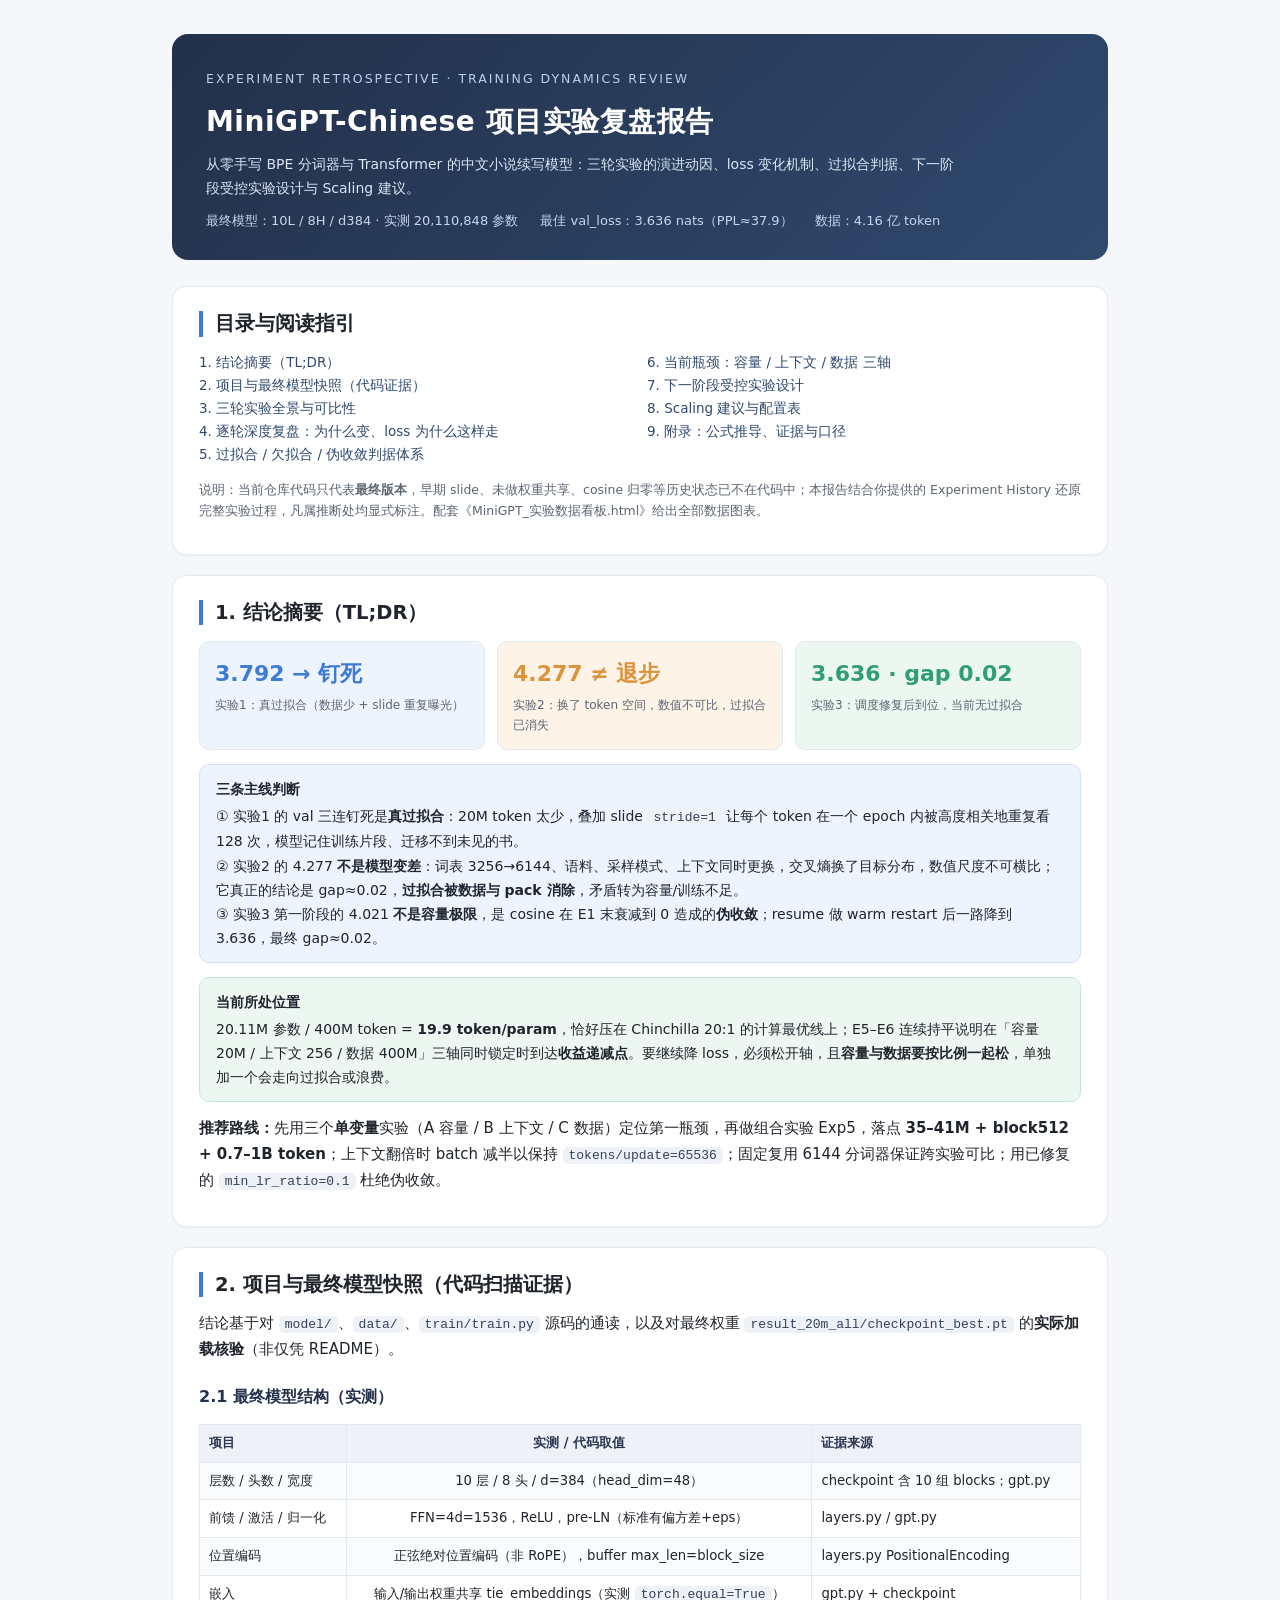
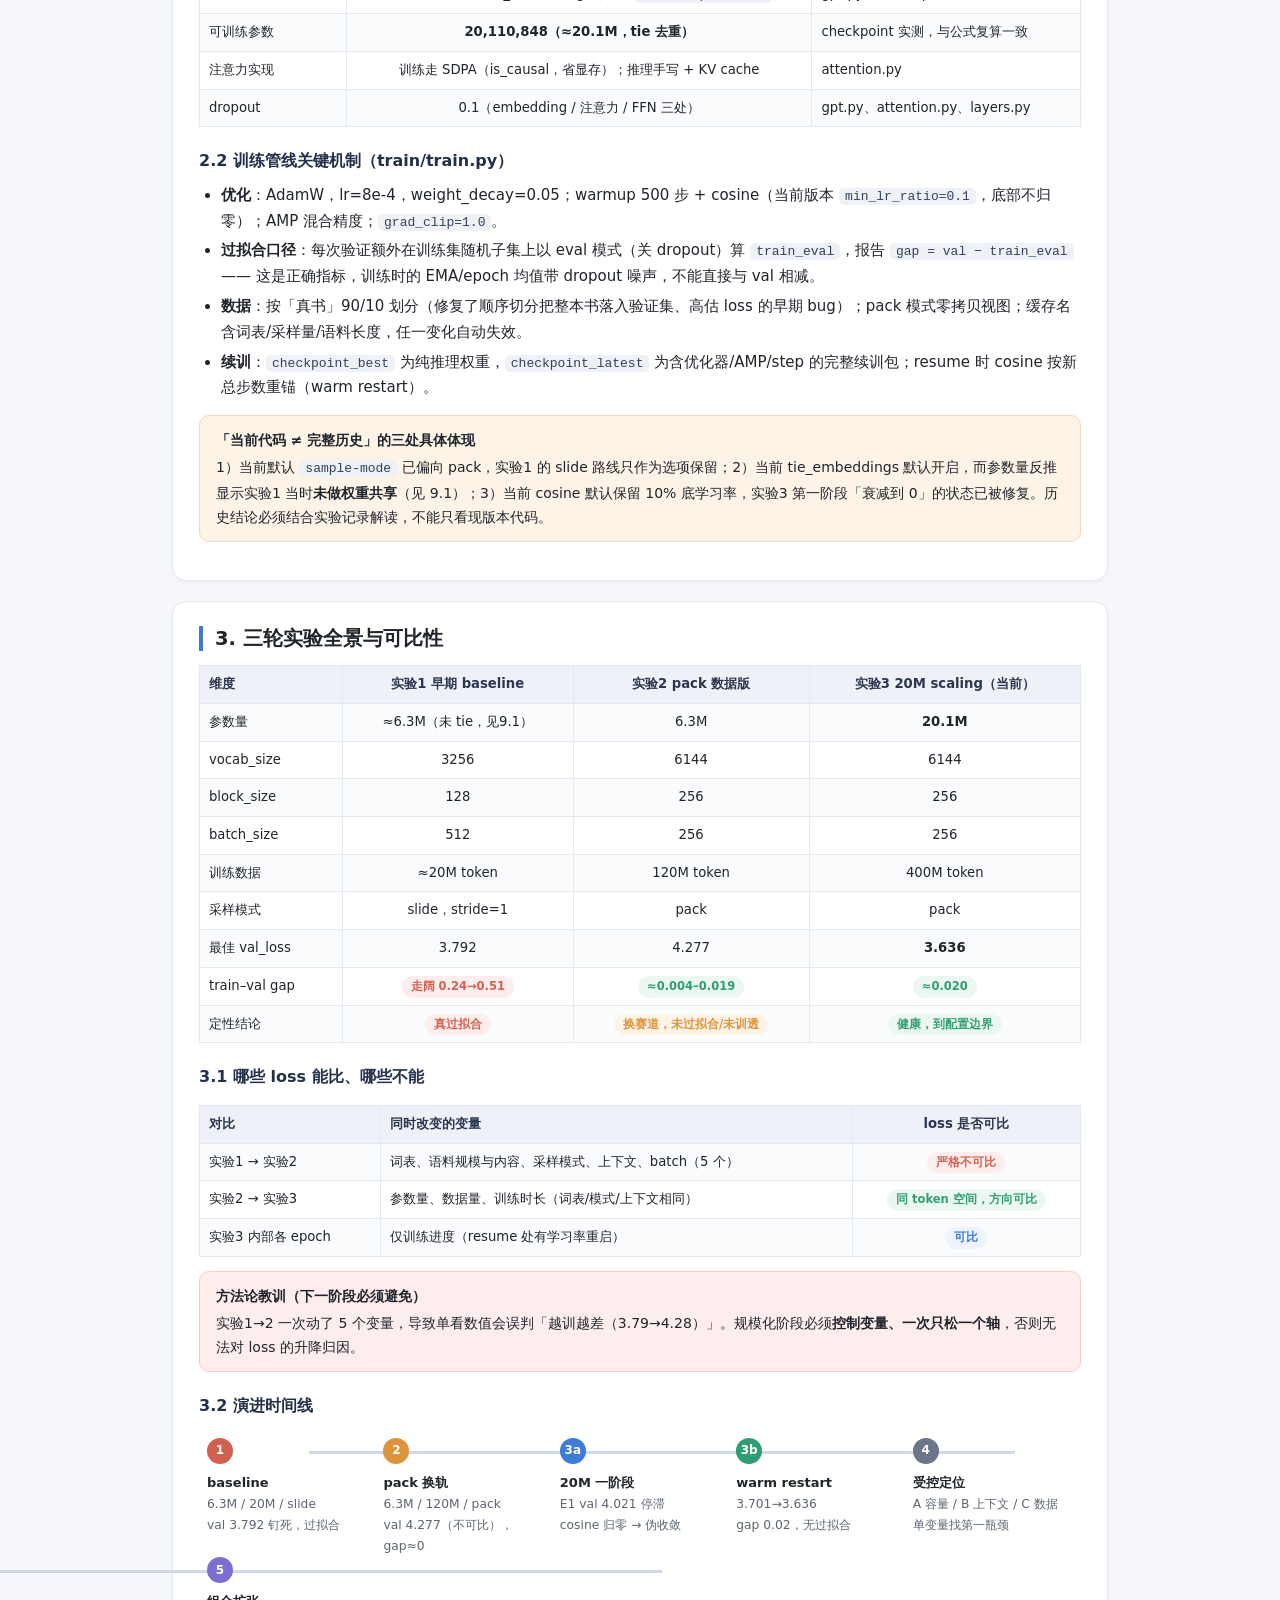
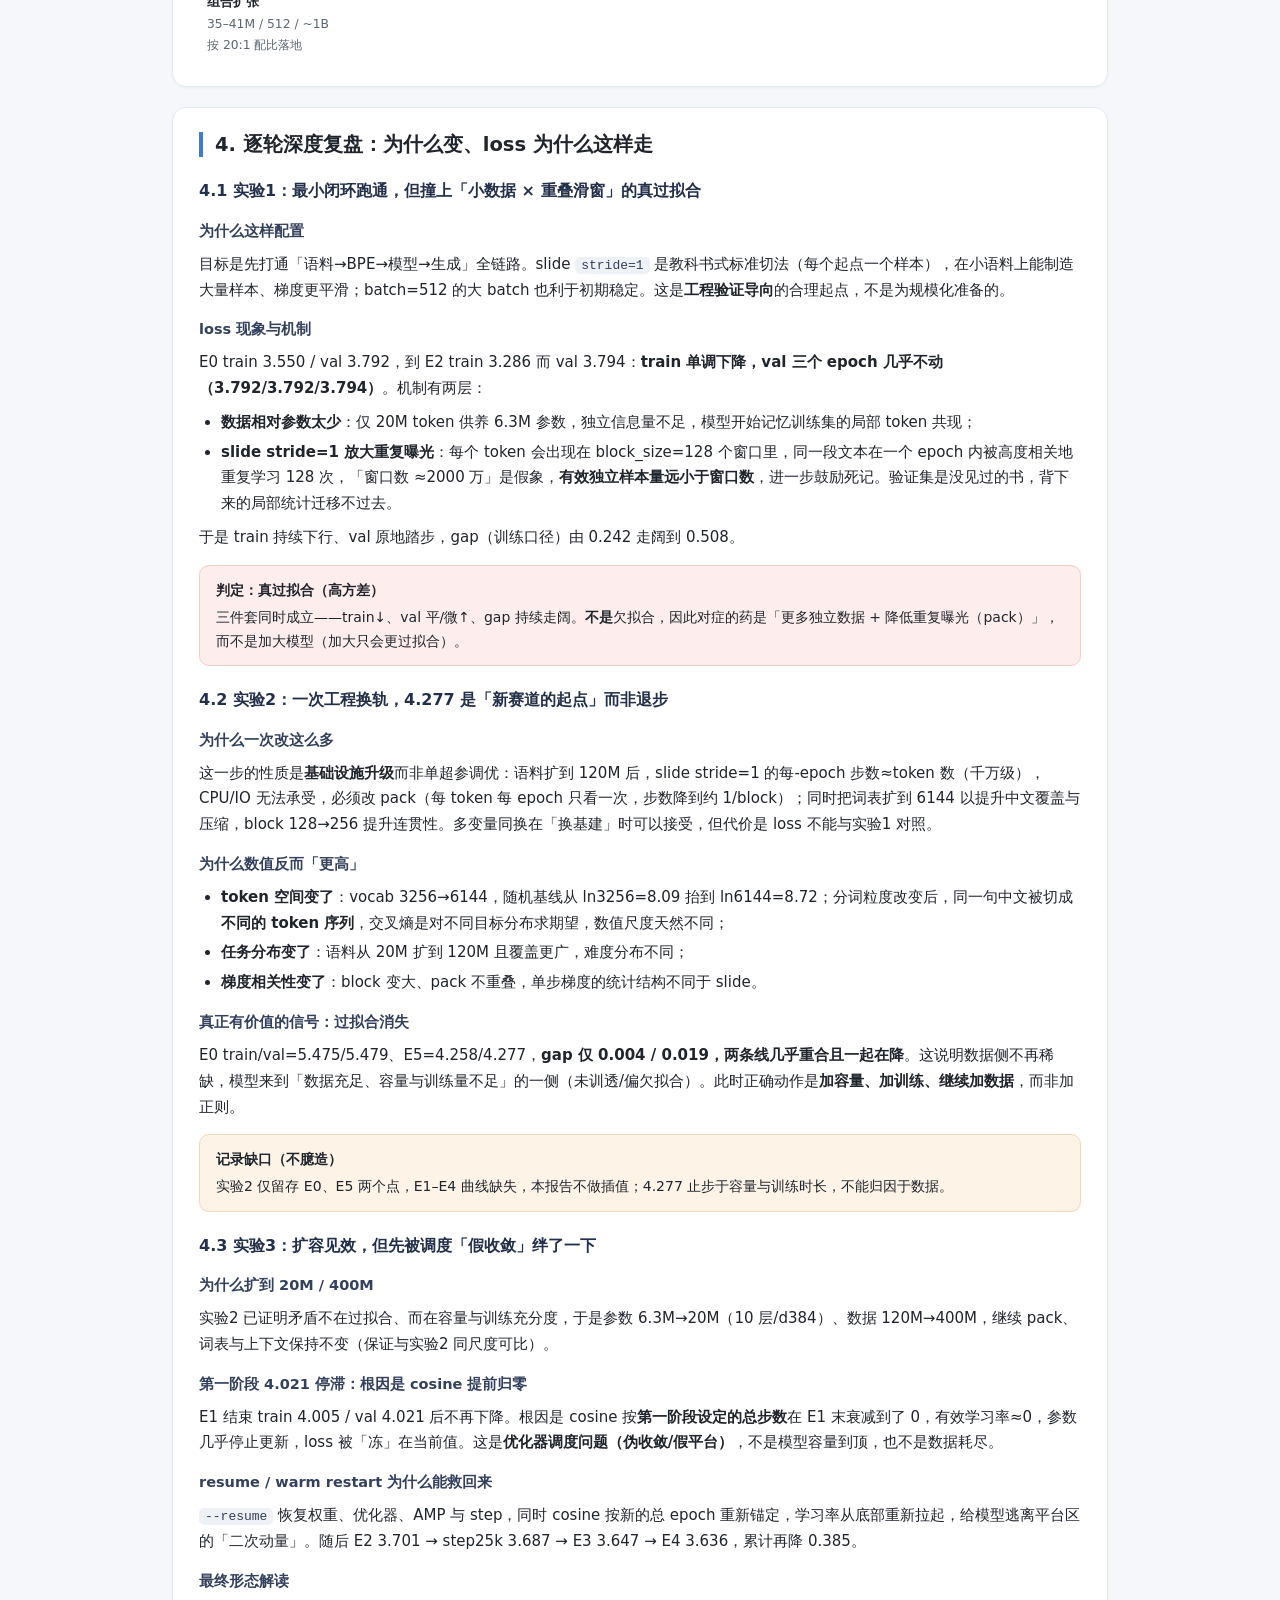
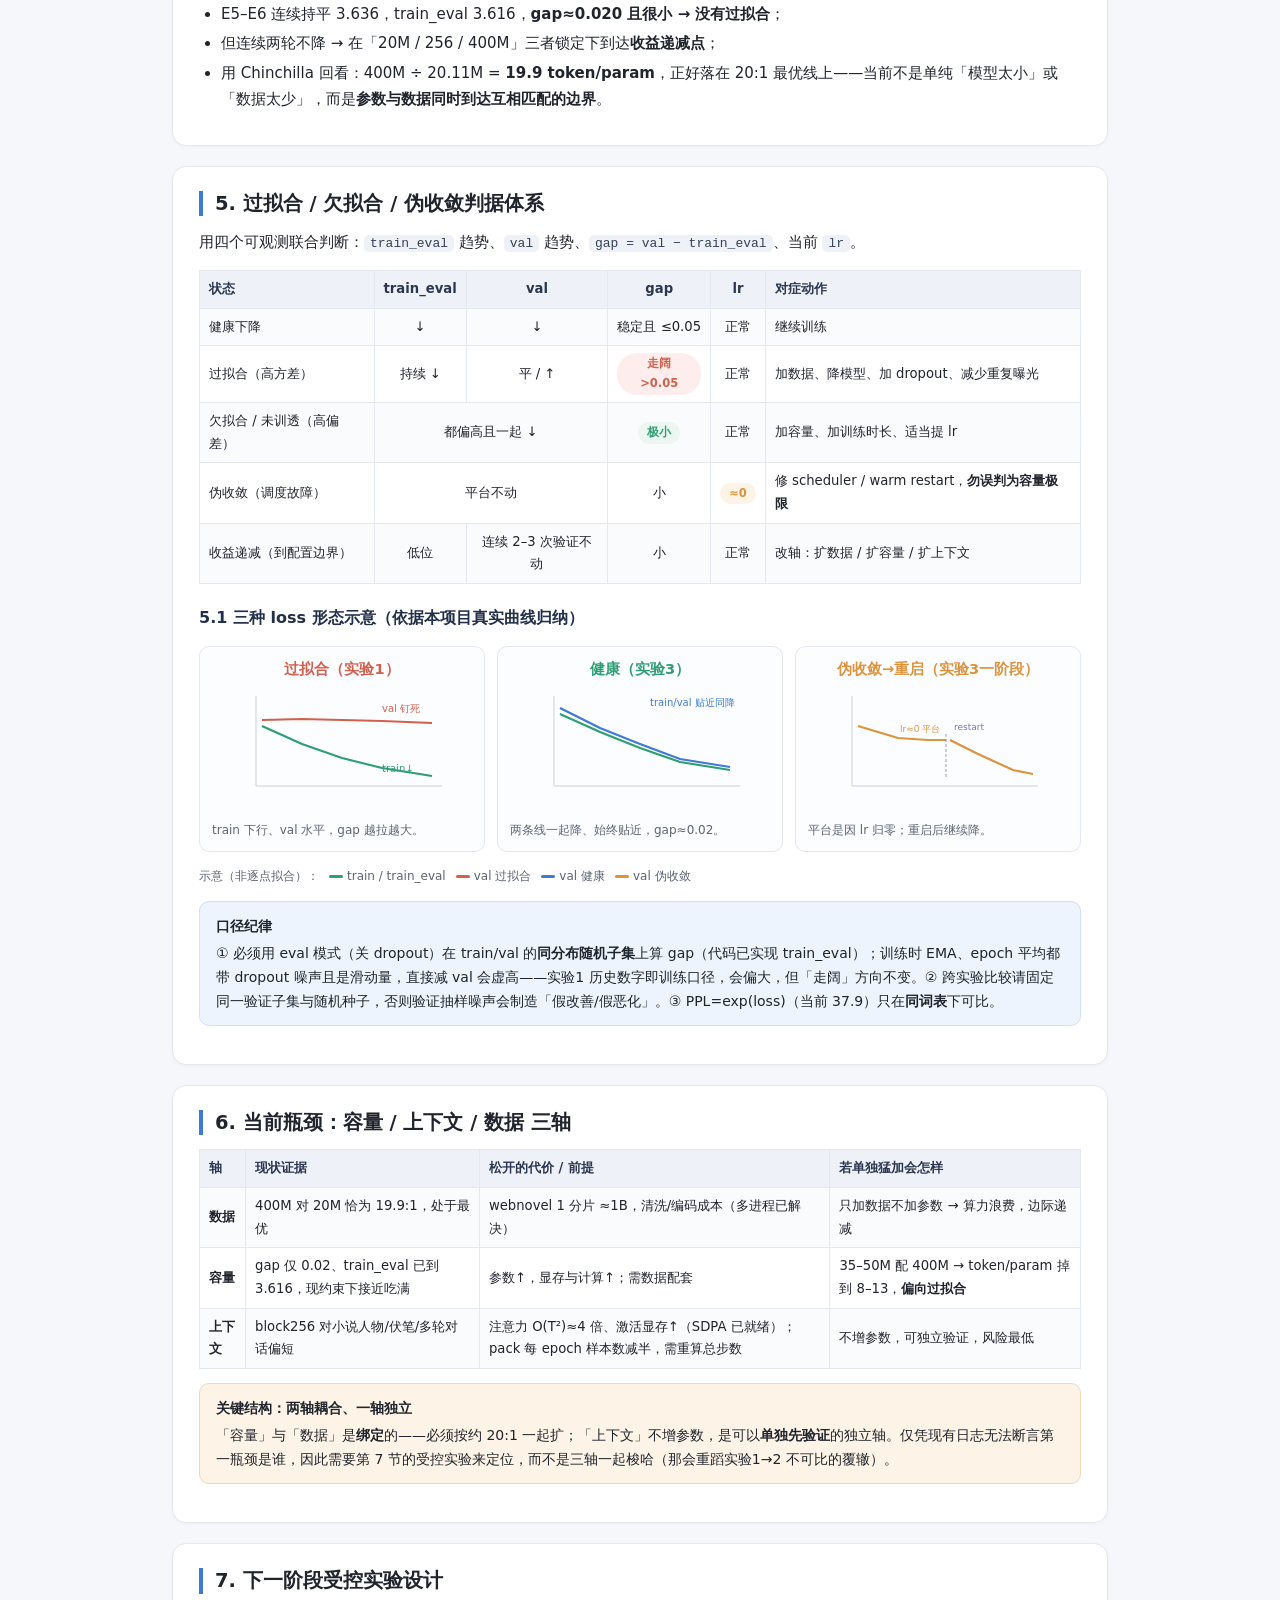
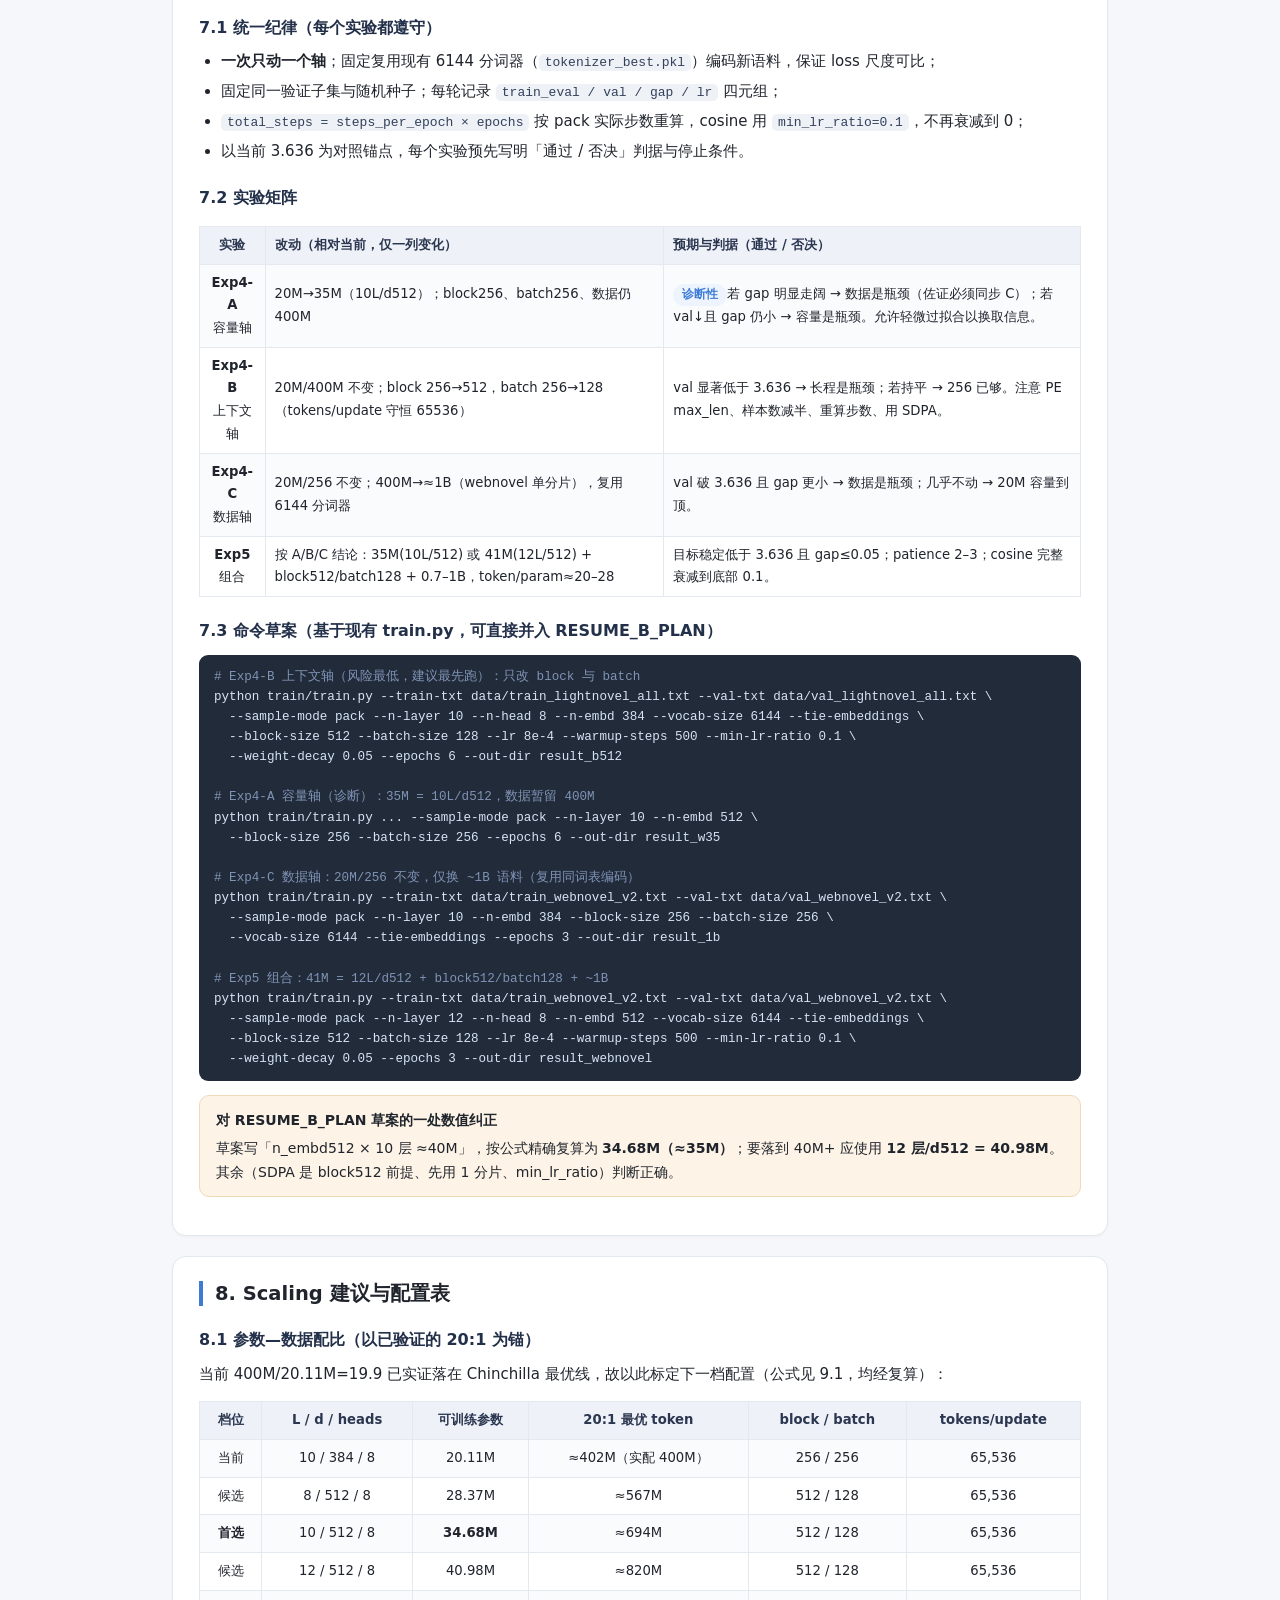
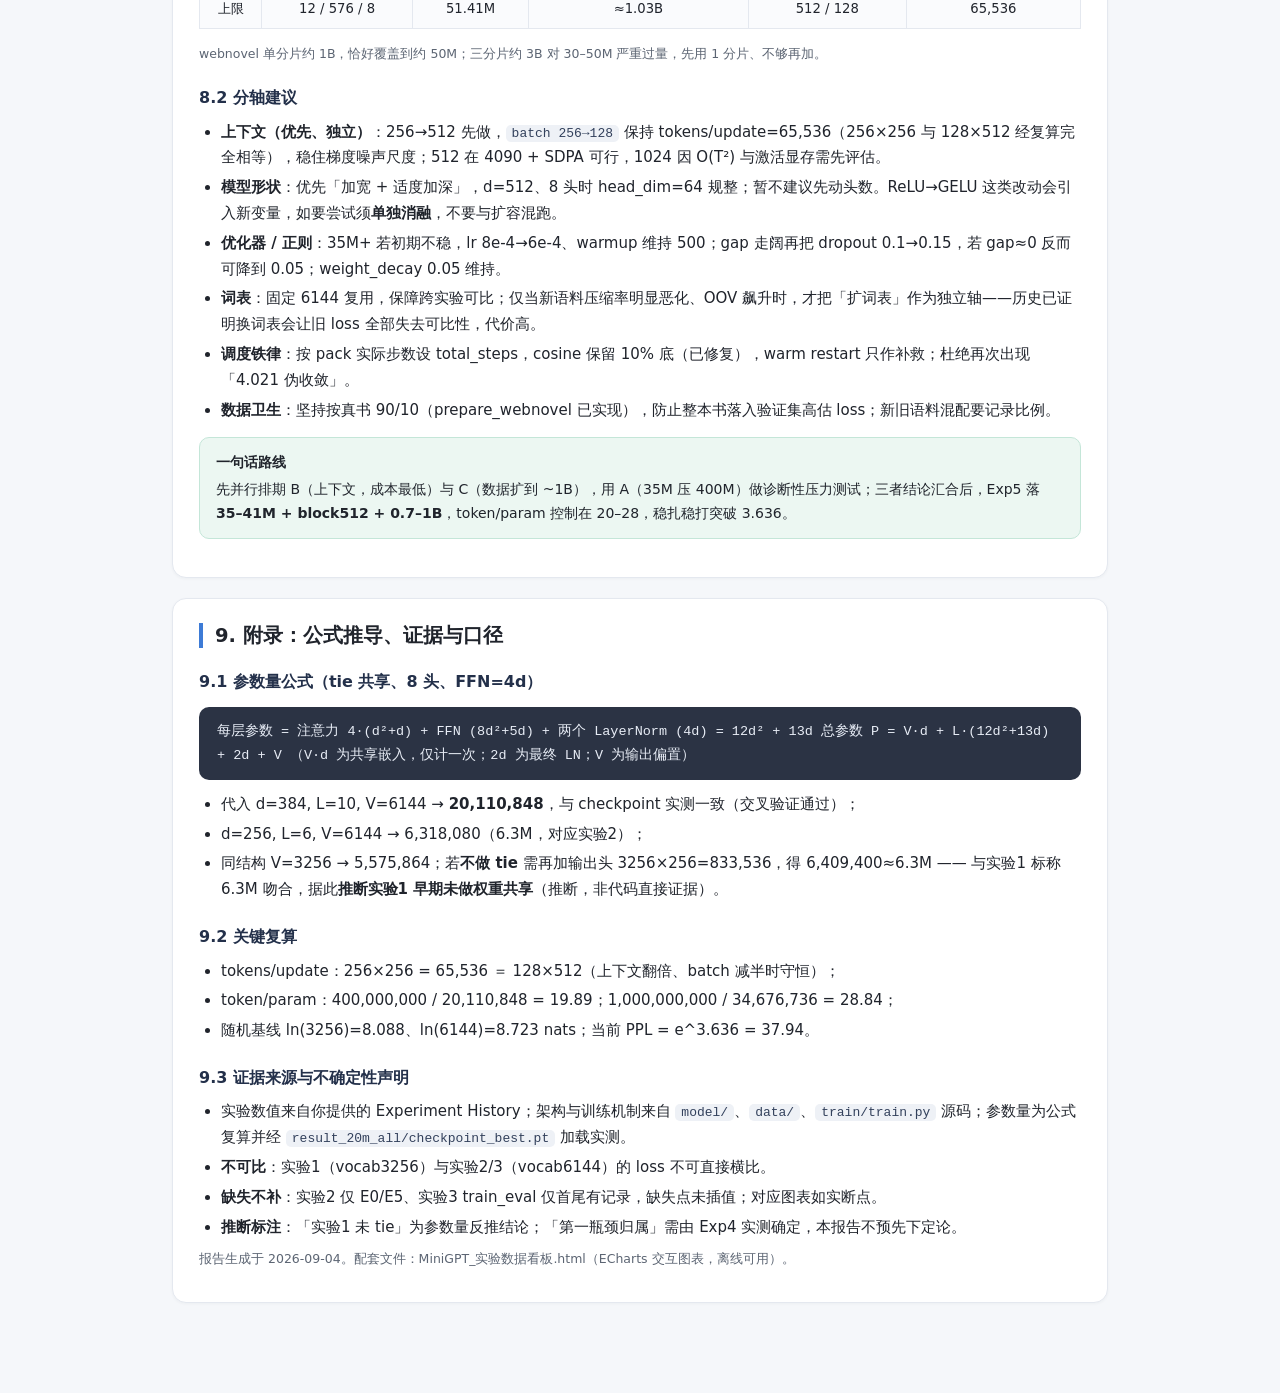
<file: docs/report_output/MiniGPT-Chinese_实验复盘报告.html>
<!DOCTYPE html>
<html lang="zh-CN">
<head>
<meta charset="UTF-8">
<meta name="viewport" content="width=device-width, initial-scale=1.0">
<title>MiniGPT-Chinese 实验复盘报告</title>
<style>
  :root{
    --ink:#20242c; --sub:#5c6573; --faint:#8a93a3; --line:#e4e8ef; --bg:#f5f7fa; --card:#fff;
    --blue:#3d7bd6; --green:#2f9e74; --red:#d2604f; --orange:#dd923c; --purple:#7a6fd0;
    --blue-bg:#eef4fd; --green-bg:#ecf7f2; --red-bg:#fdeeed; --orange-bg:#fdf4e7; --grey-bg:#f0f3f8;
  }
  *{box-sizing:border-box;}
  html{-webkit-text-size-adjust:100%;}
  body{margin:0;background:var(--bg);color:var(--ink);
    font-family:"Segoe UI","Microsoft YaHei",system-ui,-apple-system,sans-serif;
    line-height:1.72;font-size:15px;}
  .wrap{max-width:980px;margin:0 auto;padding:34px 22px 70px;}
  /* 封面 */
  .cover{background:linear-gradient(135deg,#23304a,#2f4a6e);color:#fff;border-radius:16px;
    padding:34px 34px 28px;margin-bottom:26px;}
  .cover .tag{font-size:12.5px;letter-spacing:2px;color:#bcd0ee;text-transform:uppercase;}
  .cover h1{font-size:28px;margin:8px 0 6px;letter-spacing:.5px;}
  .cover .meta{font-size:13px;color:#c7d6ee;margin-top:10px;}
  .cover .meta span{display:inline-block;margin-right:18px;}
  /* 章节 */
  section{background:var(--card);border:1px solid var(--line);border-radius:14px;
    padding:24px 26px;margin-bottom:20px;box-shadow:0 1px 3px rgba(30,40,60,.04);}
  h2{font-size:19.5px;margin:0 0 14px;padding-left:12px;border-left:4px solid var(--blue);line-height:1.3;}
  h3{font-size:16px;margin:20px 0 8px;color:#23304a;}
  h4{font-size:14.5px;margin:14px 0 6px;color:#33415c;}
  p{margin:8px 0;}
  ul,ol{margin:8px 0;padding-left:22px;}
  li{margin:4px 0;}
  code{background:#eef1f6;padding:1px 6px;border-radius:5px;font-size:13px;
    font-family:Consolas,"Courier New",monospace;color:#33415c;}
  .mono{font-family:Consolas,"Courier New",monospace;}
  /* 摘要卡片 */
  .tldr{display:grid;grid-template-columns:repeat(3,1fr);gap:12px;margin:16px 0 4px;}
  .kpi{border-radius:10px;padding:13px 15px;border:1px solid var(--line);}
  .kpi .n{font-size:22px;font-weight:700;}
  .kpi .l{font-size:12px;color:var(--sub);margin-top:2px;}
  .kpi.blue{background:var(--blue-bg);}.kpi.blue .n{color:var(--blue);}
  .kpi.green{background:var(--green-bg);}.kpi.green .n{color:var(--green);}
  .kpi.orange{background:var(--orange-bg);}.kpi.orange .n{color:var(--orange);}
  .callout{border-radius:10px;padding:12px 16px;margin:14px 0;font-size:14px;border:1px solid;}
  .c-key{background:var(--blue-bg);border-color:#cfe0f8;}
  .c-warn{background:var(--orange-bg);border-color:#f0d9b8;}
  .c-good{background:var(--green-bg);border-color:#c4e6d8;}
  .c-risk{background:var(--red-bg);border-color:#f3cdc6;}
  .callout b.t{display:block;margin-bottom:3px;}
  /* 表格 */
  table{border-collapse:collapse;width:100%;margin:14px 0;font-size:13.2px;}
  th,td{border:1px solid var(--line);padding:7px 9px;text-align:center;vertical-align:middle;}
  th{background:#eef2f8;color:#2b3650;font-weight:600;}
  td.l,th.l{text-align:left;}
  tr:nth-child(even) td{background:#fafbfd;}
  .pill{display:inline-block;padding:1px 9px;border-radius:20px;font-size:11.5px;font-weight:600;}
  .p-red{background:var(--red-bg);color:var(--red);}
  .p-green{background:var(--green-bg);color:var(--green);}
  .p-blue{background:var(--blue-bg);color:var(--blue);}
  .p-orange{background:var(--orange-bg);color:var(--orange);}
  .p-grey{background:var(--grey-bg);color:var(--sub);}
  /* 时间线 */
  .timeline{display:flex;gap:0;margin:18px 0 6px;flex-wrap:wrap;}
  .tl-node{flex:1;min-width:150px;position:relative;padding:0 8px;}
  .tl-node::before{content:'';position:absolute;top:13px;left:calc(-50% + 22px);width:100%;height:3px;background:#cfd8e6;z-index:0;}
  .tl-node:first-child::before{display:none;}
  .tl-dot{width:26px;height:26px;border-radius:50%;color:#fff;font-size:12px;font-weight:700;
    display:flex;align-items:center;justify-content:center;position:relative;z-index:1;margin-bottom:8px;}
  .tl-body{font-size:12.3px;color:var(--sub);}
  .tl-body b{color:var(--ink);font-size:13px;display:block;}
  /* SVG 三态 */
  .tri{display:grid;grid-template-columns:repeat(3,1fr);gap:12px;margin:14px 0;}
  .tri .pane{border:1px solid var(--line);border-radius:10px;padding:10px 12px;background:#fcfdff;}
  .tri .pane h4{margin:0 0 4px;text-align:center;}
  .tri .pane p{font-size:12px;color:var(--sub);margin:6px 0 0;}
  .legend{font-size:12px;color:var(--sub);margin-top:4px;}
  .legend i{display:inline-block;width:14px;height:3px;vertical-align:middle;margin:0 4px 0 10px;border-radius:2px;}
  .formula{background:#2b3344;color:#e8edf6;border-radius:10px;padding:13px 18px;font-family:Consolas,monospace;
    font-size:13.5px;margin:12px 0;overflow-x:auto;}
  .small{font-size:12.5px;color:var(--sub);}
  .toc{columns:2;font-size:13.5px;}
  .toc a{color:#2f4a6e;text-decoration:none;} .toc a:hover{text-decoration:underline;}
  .cmd{background:#222b3a;color:#d7e3f5;border-radius:9px;padding:12px 15px;font-family:Consolas,monospace;
    font-size:12.6px;line-height:1.6;overflow-x:auto;margin:10px 0;white-space:pre;}
  .cmd .cm{color:#7f93b5;}
  hr.soft{border:none;border-top:1px dashed var(--line);margin:18px 0;}
  @media(max-width:760px){
    .tldr,.tri{grid-template-columns:1fr;}
    .cover h1{font-size:22px;}
    section{padding:18px 16px;}
    .toc{columns:1;}
    table{font-size:12px;}
  }
  @media print{ body{background:#fff;} section{box-shadow:none;break-inside:avoid;} .cover{print-color-adjust:exact;-webkit-print-color-adjust:exact;} }
</style>
</head>
<body>
<div class="wrap">

  <!-- 封面 -->
  <div class="cover">
    <div class="tag">Experiment Retrospective · Training Dynamics Review</div>
    <h1>MiniGPT-Chinese 项目实验复盘报告</h1>
    <div style="font-size:14px;color:#dbe6f6;max-width:760px;">从零手写 BPE 分词器与 Transformer 的中文小说续写模型：三轮实验的演进动因、loss 变化机制、过拟合判据、下一阶段受控实验设计与 Scaling 建议。</div>
    <div class="meta">
      <span>最终模型：10L / 8H / d384 · 实测 20,110,848 参数</span>
      <span>最佳 val_loss：3.636 nats（PPL≈37.9）</span>
      <span>数据：4.16 亿 token</span>
    </div>
  </div>

  <!-- 目录 -->
  <section>
    <h2>目录与阅读指引</h2>
    <div class="toc">
      <a href="#s1">1. 结论摘要（TL;DR）</a><br>
      <a href="#s2">2. 项目与最终模型快照（代码证据）</a><br>
      <a href="#s3">3. 三轮实验全景与可比性</a><br>
      <a href="#s4">4. 逐轮深度复盘：为什么变、loss 为什么这样走</a><br>
      <a href="#s5">5. 过拟合 / 欠拟合 / 伪收敛判据体系</a><br>
      <a href="#s6">6. 当前瓶颈：容量 / 上下文 / 数据 三轴</a><br>
      <a href="#s7">7. 下一阶段受控实验设计</a><br>
      <a href="#s8">8. Scaling 建议与配置表</a><br>
      <a href="#s9">9. 附录：公式推导、证据与口径</a>
    </div>
    <p class="small" style="margin-top:12px;">说明：当前仓库代码只代表<b>最终版本</b>，早期 slide、未做权重共享、cosine 归零等历史状态已不在代码中；本报告结合你提供的 Experiment History 还原完整实验过程，凡属推断处均显式标注。配套《MiniGPT_实验数据看板.html》给出全部数据图表。</p>
  </section>

  <!-- 1 摘要 -->
  <section id="s1">
    <h2>1. 结论摘要（TL;DR）</h2>
    <div class="tldr">
      <div class="kpi blue"><div class="n">3.792 → 钉死</div><div class="l">实验1：真过拟合（数据少 + slide 重复曝光）</div></div>
      <div class="kpi orange"><div class="n">4.277 ≠ 退步</div><div class="l">实验2：换了 token 空间，数值不可比，过拟合已消失</div></div>
      <div class="kpi green"><div class="n">3.636 · gap 0.02</div><div class="l">实验3：调度修复后到位，当前无过拟合</div></div>
    </div>
    <div class="callout c-key"><b class="t">三条主线判断</b>
      ① 实验1 的 val 三连钉死是<b>真过拟合</b>：20M token 太少，叠加 slide <code>stride=1</code> 让每个 token 在一个 epoch 内被高度相关地重复看 128 次，模型记住训练片段、迁移不到未见的书。<br>
      ② 实验2 的 4.277 <b>不是模型变差</b>：词表 3256→6144、语料、采样模式、上下文同时更换，交叉熵换了目标分布，数值尺度不可横比；它真正的结论是 gap≈0.02，<b>过拟合被数据与 pack 消除</b>，矛盾转为容量/训练不足。<br>
      ③ 实验3 第一阶段的 4.021 <b>不是容量极限</b>，是 cosine 在 E1 末衰减到 0 造成的<b>伪收敛</b>；resume 做 warm restart 后一路降到 3.636，最终 gap≈0.02。
    </div>
    <div class="callout c-good"><b class="t">当前所处位置</b>
      20.11M 参数 / 400M token = <b>19.9 token/param</b>，恰好压在 Chinchilla 20:1 的计算最优线上；E5–E6 连续持平说明在「容量 20M / 上下文 256 / 数据 400M」三轴同时锁定时到达<b>收益递减点</b>。要继续降 loss，必须松开轴，且<b>容量与数据要按比例一起松</b>，单独加一个会走向过拟合或浪费。
    </div>
    <p><b>推荐路线：</b>先用三个<b>单变量</b>实验（A 容量 / B 上下文 / C 数据）定位第一瓶颈，再做组合实验 Exp5，落点 <b>35–41M + block512 + 0.7–1B token</b>；上下文翻倍时 batch 减半以保持 <code>tokens/update=65536</code>；固定复用 6144 分词器保证跨实验可比；用已修复的 <code>min_lr_ratio=0.1</code> 杜绝伪收敛。</p>
  </section>

  <!-- 2 快照 -->
  <section id="s2">
    <h2>2. 项目与最终模型快照（代码扫描证据）</h2>
    <p>结论基于对 <code>model/</code>、<code>data/</code>、<code>train/train.py</code> 源码的通读，以及对最终权重 <code>result_20m_all/checkpoint_best.pt</code> 的<b>实际加载核验</b>（非仅凭 README）。</p>
    <h3>2.1 最终模型结构（实测）</h3>
    <table>
      <tr><th class="l">项目</th><th>实测 / 代码取值</th><th class="l">证据来源</th></tr>
      <tr><td class="l">层数 / 头数 / 宽度</td><td>10 层 / 8 头 / d=384（head_dim=48）</td><td class="l">checkpoint 含 10 组 blocks；gpt.py</td></tr>
      <tr><td class="l">前馈 / 激活 / 归一化</td><td>FFN=4d=1536，ReLU，pre-LN（标准有偏方差+eps）</td><td class="l">layers.py / gpt.py</td></tr>
      <tr><td class="l">位置编码</td><td>正弦绝对位置编码（非 RoPE），buffer max_len=block_size</td><td class="l">layers.py PositionalEncoding</td></tr>
      <tr><td class="l">嵌入</td><td>输入/输出权重共享 tie_embeddings（实测 <code>torch.equal=True</code>）</td><td class="l">gpt.py + checkpoint</td></tr>
      <tr><td class="l">可训练参数</td><td><b>20,110,848（≈20.1M，tie 去重）</b></td><td class="l">checkpoint 实测，与公式复算一致</td></tr>
      <tr><td class="l">注意力实现</td><td>训练走 SDPA（is_causal，省显存）；推理手写 + KV cache</td><td class="l">attention.py</td></tr>
      <tr><td class="l">dropout</td><td>0.1（embedding / 注意力 / FFN 三处）</td><td class="l">gpt.py、attention.py、layers.py</td></tr>
    </table>
    <h3>2.2 训练管线关键机制（train/train.py）</h3>
    <ul>
      <li><b>优化</b>：AdamW，lr=8e-4，weight_decay=0.05；warmup 500 步 + cosine（当前版本 <code>min_lr_ratio=0.1</code>，底部不归零）；AMP 混合精度；<code>grad_clip=1.0</code>。</li>
      <li><b>过拟合口径</b>：每次验证额外在训练集随机子集上以 eval 模式（关 dropout）算 <code>train_eval</code>，报告 <code>gap = val − train_eval</code> —— 这是正确指标，训练时的 EMA/epoch 均值带 dropout 噪声，不能直接与 val 相减。</li>
      <li><b>数据</b>：按「真书」90/10 划分（修复了顺序切分把整本书落入验证集、高估 loss 的早期 bug）；pack 模式零拷贝视图；缓存名含词表/采样量/语料长度，任一变化自动失效。</li>
      <li><b>续训</b>：<code>checkpoint_best</code> 为纯推理权重，<code>checkpoint_latest</code> 为含优化器/AMP/step 的完整续训包；resume 时 cosine 按新总步数重锚（warm restart）。</li>
    </ul>
    <div class="callout c-warn"><b class="t">「当前代码 ≠ 完整历史」的三处具体体现</b>
      1）当前默认 <code>sample-mode</code> 已偏向 pack，实验1 的 slide 路线只作为选项保留；2）当前 tie_embeddings 默认开启，而参数量反推显示实验1 当时<b>未做权重共享</b>（见 9.1）；3）当前 cosine 默认保留 10% 底学习率，实验3 第一阶段「衰减到 0」的状态已被修复。历史结论必须结合实验记录解读，不能只看现版本代码。</div>
  </section>

  <!-- 3 全景 -->
  <section id="s3">
    <h2>3. 三轮实验全景与可比性</h2>
    <table>
      <tr><th class="l">维度</th><th>实验1 早期 baseline</th><th>实验2 pack 数据版</th><th>实验3 20M scaling（当前）</th></tr>
      <tr><td class="l">参数量</td><td>≈6.3M（未 tie，见9.1）</td><td>6.3M</td><td><b>20.1M</b></td></tr>
      <tr><td class="l">vocab_size</td><td>3256</td><td>6144</td><td>6144</td></tr>
      <tr><td class="l">block_size</td><td>128</td><td>256</td><td>256</td></tr>
      <tr><td class="l">batch_size</td><td>512</td><td>256</td><td>256</td></tr>
      <tr><td class="l">训练数据</td><td>≈20M token</td><td>120M token</td><td>400M token</td></tr>
      <tr><td class="l">采样模式</td><td>slide，stride=1</td><td>pack</td><td>pack</td></tr>
      <tr><td class="l">最佳 val_loss</td><td>3.792</td><td>4.277</td><td><b>3.636</b></td></tr>
      <tr><td class="l">train–val gap</td><td><span class="pill p-red">走阔 0.24→0.51</span></td><td><span class="pill p-green">≈0.004–0.019</span></td><td><span class="pill p-green">≈0.020</span></td></tr>
      <tr><td class="l">定性结论</td><td><span class="pill p-red">真过拟合</span></td><td><span class="pill p-orange">换赛道，未过拟合/未训透</span></td><td><span class="pill p-green">健康，到配置边界</span></td></tr>
    </table>
    <h3>3.1 哪些 loss 能比、哪些不能</h3>
    <table>
      <tr><th class="l">对比</th><th class="l">同时改变的变量</th><th>loss 是否可比</th></tr>
      <tr><td class="l">实验1 → 实验2</td><td class="l">词表、语料规模与内容、采样模式、上下文、batch（5 个）</td><td><span class="pill p-red">严格不可比</span></td></tr>
      <tr><td class="l">实验2 → 实验3</td><td class="l">参数量、数据量、训练时长（词表/模式/上下文相同）</td><td><span class="pill p-green">同 token 空间，方向可比</span></td></tr>
      <tr><td class="l">实验3 内部各 epoch</td><td class="l">仅训练进度（resume 处有学习率重启）</td><td><span class="pill p-blue">可比</span></td></tr>
    </table>
    <div class="callout c-risk"><b class="t">方法论教训（下一阶段必须避免）</b>实验1→2 一次动了 5 个变量，导致单看数值会误判「越训越差（3.79→4.28）」。规模化阶段必须<b>控制变量、一次只松一个轴</b>，否则无法对 loss 的升降归因。</div>

    <!-- 时间线 -->
    <h3>3.2 演进时间线</h3>
    <div class="timeline">
      <div class="tl-node"><div class="tl-dot" style="background:var(--red);">1</div><div class="tl-body"><b>baseline</b>6.3M / 20M / slide<br>val 3.792 钉死，过拟合</div></div>
      <div class="tl-node"><div class="tl-dot" style="background:var(--orange);">2</div><div class="tl-body"><b>pack 换轨</b>6.3M / 120M / pack<br>val 4.277（不可比），gap≈0</div></div>
      <div class="tl-node"><div class="tl-dot" style="background:var(--blue);">3a</div><div class="tl-body"><b>20M 一阶段</b>E1 val 4.021 停滞<br>cosine 归零 → 伪收敛</div></div>
      <div class="tl-node"><div class="tl-dot" style="background:var(--green);">3b</div><div class="tl-body"><b>warm restart</b>3.701→3.636<br>gap 0.02，无过拟合</div></div>
      <div class="tl-node"><div class="tl-dot" style="background:#6b7689;">4</div><div class="tl-body"><b>受控定位</b>A 容量 / B 上下文 / C 数据<br>单变量找第一瓶颈</div></div>
      <div class="tl-node"><div class="tl-dot" style="background:var(--purple);">5</div><div class="tl-body"><b>组合扩张</b>35–41M / 512 / ~1B<br>按 20:1 配比落地</div></div>
    </div>
  </section>

  <!-- 4 逐轮 -->
  <section id="s4">
    <h2>4. 逐轮深度复盘：为什么变、loss 为什么这样走</h2>

    <h3>4.1 实验1：最小闭环跑通，但撞上「小数据 × 重叠滑窗」的真过拟合</h3>
    <h4>为什么这样配置</h4>
    <p>目标是先打通「语料→BPE→模型→生成」全链路。slide <code>stride=1</code> 是教科书式标准切法（每个起点一个样本），在小语料上能制造大量样本、梯度更平滑；batch=512 的大 batch 也利于初期稳定。这是<b>工程验证导向</b>的合理起点，不是为规模化准备的。</p>
    <h4>loss 现象与机制</h4>
    <p>E0 train 3.550 / val 3.792，到 E2 train 3.286 而 val 3.794：<b>train 单调下降，val 三个 epoch 几乎不动（3.792/3.792/3.794）</b>。机制有两层：</p>
    <ul>
      <li><b>数据相对参数太少</b>：仅 20M token 供养 6.3M 参数，独立信息量不足，模型开始记忆训练集的局部 token 共现；</li>
      <li><b>slide stride=1 放大重复曝光</b>：每个 token 会出现在 block_size=128 个窗口里，同一段文本在一个 epoch 内被高度相关地重复学习 128 次，「窗口数 ≈2000 万」是假象，<b>有效独立样本量远小于窗口数</b>，进一步鼓励死记。验证集是没见过的书，背下来的局部统计迁移不过去。</li>
    </ul>
    <p>于是 train 持续下行、val 原地踏步，gap（训练口径）由 0.242 走阔到 0.508。</p>
    <div class="callout c-risk"><b class="t">判定：真过拟合（高方差）</b>三件套同时成立——train↓、val 平/微↑、gap 持续走阔。<b>不是</b>欠拟合，因此对症的药是「更多独立数据 + 降低重复曝光（pack）」，而不是加大模型（加大只会更过拟合）。</div>

    <h3>4.2 实验2：一次工程换轨，4.277 是「新赛道的起点」而非退步</h3>
    <h4>为什么一次改这么多</h4>
    <p>这一步的性质是<b>基础设施升级</b>而非单超参调优：语料扩到 120M 后，slide stride=1 的每-epoch 步数≈token 数（千万级），CPU/IO 无法承受，必须改 pack（每 token 每 epoch 只看一次，步数降到约 1/block）；同时把词表扩到 6144 以提升中文覆盖与压缩，block 128→256 提升连贯性。多变量同换在「换基建」时可以接受，但代价是 loss 不能与实验1 对照。</p>
    <h4>为什么数值反而「更高」</h4>
    <ul>
      <li><b>token 空间变了</b>：vocab 3256→6144，随机基线从 ln3256=8.09 抬到 ln6144=8.72；分词粒度改变后，同一句中文被切成<b>不同的 token 序列</b>，交叉熵是对不同目标分布求期望，数值尺度天然不同；</li>
      <li><b>任务分布变了</b>：语料从 20M 扩到 120M 且覆盖更广，难度分布不同；</li>
      <li><b>梯度相关性变了</b>：block 变大、pack 不重叠，单步梯度的统计结构不同于 slide。</li>
    </ul>
    <h4>真正有价值的信号：过拟合消失</h4>
    <p>E0 train/val=5.475/5.479、E5=4.258/4.277，<b>gap 仅 0.004 / 0.019，两条线几乎重合且一起在降</b>。这说明数据侧不再稀缺，模型来到「数据充足、容量与训练量不足」的一侧（未训透/偏欠拟合）。此时正确动作是<b>加容量、加训练、继续加数据</b>，而非加正则。</p>
    <div class="callout c-warn"><b class="t">记录缺口（不臆造）</b>实验2 仅留存 E0、E5 两个点，E1–E4 曲线缺失，本报告不做插值；4.277 止步于容量与训练时长，不能归因于数据。</div>

    <h3>4.3 实验3：扩容见效，但先被调度「假收敛」绊了一下</h3>
    <h4>为什么扩到 20M / 400M</h4>
    <p>实验2 已证明矛盾不在过拟合、而在容量与训练充分度，于是参数 6.3M→20M（10 层/d384）、数据 120M→400M，继续 pack、词表与上下文保持不变（保证与实验2 同尺度可比）。</p>
    <h4>第一阶段 4.021 停滞：根因是 cosine 提前归零</h4>
    <p>E1 结束 train 4.005 / val 4.021 后不再下降。根因是 cosine 按<b>第一阶段设定的总步数</b>在 E1 末衰减到了 0，有效学习率≈0，参数几乎停止更新，loss 被「冻」在当前值。这是<b>优化器调度问题（伪收敛/假平台）</b>，不是模型容量到顶，也不是数据耗尽。</p>
    <h4>resume / warm restart 为什么能救回来</h4>
    <p><code>--resume</code> 恢复权重、优化器、AMP 与 step，同时 cosine 按新的总 epoch 重新锚定，学习率从底部重新拉起，给模型逃离平台区的「二次动量」。随后 E2 3.701 → step25k 3.687 → E3 3.647 → E4 3.636，累计再降 0.385。</p>
    <h4>最终形态解读</h4>
    <ul>
      <li>E5–E6 连续持平 3.636，train_eval 3.616，<b>gap≈0.020 且很小 → 没有过拟合</b>；</li>
      <li>但连续两轮不降 → 在「20M / 256 / 400M」三者锁定下到达<b>收益递减点</b>；</li>
      <li>用 Chinchilla 回看：400M ÷ 20.11M = <b>19.9 token/param</b>，正好落在 20:1 最优线上——当前不是单纯「模型太小」或「数据太少」，而是<b>参数与数据同时到达互相匹配的边界</b>。</li>
    </ul>
  </section>

  <!-- 5 判据 -->
  <section id="s5">
    <h2>5. 过拟合 / 欠拟合 / 伪收敛判据体系</h2>
    <p>用四个可观测联合判断：<code>train_eval</code> 趋势、<code>val</code> 趋势、<code>gap = val − train_eval</code>、当前 <code>lr</code>。</p>
    <table>
      <tr><th class="l">状态</th><th>train_eval</th><th>val</th><th>gap</th><th>lr</th><th class="l">对症动作</th></tr>
      <tr><td class="l">健康下降</td><td>↓</td><td>↓</td><td>稳定且 ≤0.05</td><td>正常</td><td class="l">继续训练</td></tr>
      <tr><td class="l">过拟合（高方差）</td><td>持续 ↓</td><td>平 / ↑</td><td><span class="pill p-red">走阔 &gt;0.05</span></td><td>正常</td><td class="l">加数据、降模型、加 dropout、减少重复曝光</td></tr>
      <tr><td class="l">欠拟合 / 未训透（高偏差）</td><td colspan="2">都偏高且一起 ↓</td><td><span class="pill p-green">极小</span></td><td>正常</td><td class="l">加容量、加训练时长、适当提 lr</td></tr>
      <tr><td class="l">伪收敛（调度故障）</td><td colspan="2">平台不动</td><td>小</td><td><span class="pill p-orange">≈0</span></td><td class="l">修 scheduler / warm restart，<b>勿误判为容量极限</b></td></tr>
      <tr><td class="l">收益递减（到配置边界）</td><td>低位</td><td>连续 2–3 次验证不动</td><td>小</td><td>正常</td><td class="l">改轴：扩数据 / 扩容量 / 扩上下文</td></tr>
    </table>

    <h3>5.1 三种 loss 形态示意（依据本项目真实曲线归纳）</h3>
    <div class="tri">
      <div class="pane">
        <h4 style="color:var(--red);">过拟合（实验1）</h4>
        <svg viewBox="0 0 220 120" width="100%" height="120" role="img" aria-label="过拟合示意">
          <line x1="24" y1="10" x2="24" y2="100" stroke="#c9d2e0"/><line x1="24" y1="100" x2="210" y2="100" stroke="#c9d2e0"/>
          <polyline points="30,40 70,58 110,72 150,82 200,90" fill="none" stroke="#2f9e74" stroke-width="2.2"/>
          <polyline points="30,34 70,33 110,34 150,35 200,37" fill="none" stroke="#d2604f" stroke-width="2.2"/>
          <text x="150" y="26" font-size="10" fill="#d2604f">val 钉死</text>
          <text x="150" y="86" font-size="10" fill="#2f9e74">train↓</text>
        </svg>
        <p>train 下行、val 水平，gap 越拉越大。</p>
      </div>
      <div class="pane">
        <h4 style="color:var(--green);">健康（实验3）</h4>
        <svg viewBox="0 0 220 120" width="100%" height="120" role="img" aria-label="健康下降示意">
          <line x1="24" y1="10" x2="24" y2="100" stroke="#c9d2e0"/><line x1="24" y1="100" x2="210" y2="100" stroke="#c9d2e0"/>
          <polyline points="30,28 70,46 110,62 150,76 200,84" fill="none" stroke="#2f9e74" stroke-width="2.2"/>
          <polyline points="30,22 70,42 110,58 150,73 200,81" fill="none" stroke="#3d7bd6" stroke-width="2.2"/>
          <text x="120" y="20" font-size="10" fill="#3d7bd6">train/val 贴近同降</text>
        </svg>
        <p>两条线一起降、始终贴近，gap≈0.02。</p>
      </div>
      <div class="pane">
        <h4 style="color:var(--orange);">伪收敛→重启（实验3一阶段）</h4>
        <svg viewBox="0 0 220 120" width="100%" height="120" role="img" aria-label="伪收敛示意">
          <line x1="24" y1="10" x2="24" y2="100" stroke="#c9d2e0"/><line x1="24" y1="100" x2="210" y2="100" stroke="#c9d2e0"/>
          <polyline points="30,40 70,52 100,54 118,54" fill="none" stroke="#dd923c" stroke-width="2.2"/>
          <line x1="118" y1="48" x2="118" y2="92" stroke="#9aa4b2" stroke-dasharray="3 2"/>
          <polyline points="122,54 150,68 185,84 205,88" fill="none" stroke="#dd923c" stroke-width="2.2"/>
          <text x="72" y="46" font-size="9" fill="#dd923c">lr≈0 平台</text>
          <text x="126" y="44" font-size="9" fill="#7a6fd0">restart</text>
        </svg>
        <p>平台是因 lr 归零；重启后继续降。</p>
      </div>
    </div>
    <p class="legend">示意（非逐点拟合）：<i style="background:#2f9e74;"></i>train / train_eval<i style="background:#d2604f;"></i>val 过拟合<i style="background:#3d7bd6;"></i>val 健康<i style="background:#dd923c;"></i>val 伪收敛</p>
    <div class="callout c-key"><b class="t">口径纪律</b>① 必须用 eval 模式（关 dropout）在 train/val 的<b>同分布随机子集</b>上算 gap（代码已实现 train_eval）；训练时 EMA、epoch 平均都带 dropout 噪声且是滑动量，直接减 val 会虚高——实验1 历史数字即训练口径，会偏大，但「走阔」方向不变。② 跨实验比较请固定同一验证子集与随机种子，否则验证抽样噪声会制造「假改善/假恶化」。③ PPL=exp(loss)（当前 37.9）只在<b>同词表</b>下可比。</div>
  </section>

  <!-- 6 瓶颈 -->
  <section id="s6">
    <h2>6. 当前瓶颈：容量 / 上下文 / 数据 三轴</h2>
    <table>
      <tr><th class="l">轴</th><th class="l">现状证据</th><th class="l">松开的代价 / 前提</th><th class="l">若单独猛加会怎样</th></tr>
      <tr><td class="l"><b>数据</b></td><td class="l">400M 对 20M 恰为 19.9:1，处于最优</td><td class="l">webnovel 1 分片 ≈1B，清洗/编码成本（多进程已解决）</td><td class="l">只加数据不加参数 → 算力浪费，边际递减</td></tr>
      <tr><td class="l"><b>容量</b></td><td class="l">gap 仅 0.02、train_eval 已到 3.616，现约束下接近吃满</td><td class="l">参数↑，显存与计算↑；需数据配套</td><td class="l">35–50M 配 400M → token/param 掉到 8–13，<b>偏向过拟合</b></td></tr>
      <tr><td class="l"><b>上下文</b></td><td class="l">block256 对小说人物/伏笔/多轮对话偏短</td><td class="l">注意力 O(T²)≈4 倍、激活显存↑（SDPA 已就绪）；pack 每 epoch 样本数减半，需重算总步数</td><td class="l">不增参数，可独立验证，风险最低</td></tr>
    </table>
    <div class="callout c-warn"><b class="t">关键结构：两轴耦合、一轴独立</b>「容量」与「数据」是<b>绑定</b>的——必须按约 20:1 一起扩；「上下文」不增参数，是可以<b>单独先验证</b>的独立轴。仅凭现有日志无法断言第一瓶颈是谁，因此需要第 7 节的受控实验来定位，而不是三轴一起梭哈（那会重蹈实验1→2 不可比的覆辙）。</div>
  </section>

  <!-- 7 实验设计 -->
  <section id="s7">
    <h2>7. 下一阶段受控实验设计</h2>
    <h3>7.1 统一纪律（每个实验都遵守）</h3>
    <ul>
      <li><b>一次只动一个轴</b>；固定复用现有 6144 分词器（<code>tokenizer_best.pkl</code>）编码新语料，保证 loss 尺度可比；</li>
      <li>固定同一验证子集与随机种子；每轮记录 <code>train_eval / val / gap / lr</code> 四元组；</li>
      <li><code>total_steps = steps_per_epoch × epochs</code> 按 pack 实际步数重算，cosine 用 <code>min_lr_ratio=0.1</code>，不再衰减到 0；</li>
      <li>以当前 3.636 为对照锚点，每个实验预先写明「通过 / 否决」判据与停止条件。</li>
    </ul>
    <h3>7.2 实验矩阵</h3>
    <table>
      <tr><th>实验</th><th class="l">改动（相对当前，仅一列变化）</th><th class="l">预期与判据（通过 / 否决）</th></tr>
      <tr><td><b>Exp4-A</b><br>容量轴</td><td class="l">20M→35M（10L/d512）；block256、batch256、数据仍 400M</td><td class="l"><span class="pill p-blue">诊断性</span>若 gap 明显走阔 → 数据是瓶颈（佐证必须同步 C）；若 val↓且 gap 仍小 → 容量是瓶颈。允许轻微过拟合以换取信息。</td></tr>
      <tr><td><b>Exp4-B</b><br>上下文轴</td><td class="l">20M/400M 不变；block 256→512，batch 256→128（tokens/update 守恒 65536）</td><td class="l">val 显著低于 3.636 → 长程是瓶颈；若持平 → 256 已够。注意 PE max_len、样本数减半、重算步数、用 SDPA。</td></tr>
      <tr><td><b>Exp4-C</b><br>数据轴</td><td class="l">20M/256 不变；400M→≈1B（webnovel 单分片），复用 6144 分词器</td><td class="l">val 破 3.636 且 gap 更小 → 数据是瓶颈；几乎不动 → 20M 容量到顶。</td></tr>
      <tr><td><b>Exp5</b><br>组合</td><td class="l">按 A/B/C 结论：35M(10L/512) 或 41M(12L/512) + block512/batch128 + 0.7–1B，token/param≈20–28</td><td class="l">目标稳定低于 3.636 且 gap≤0.05；patience 2–3；cosine 完整衰减到底部 0.1。</td></tr>
    </table>
    <h3>7.3 命令草案（基于现有 train.py，可直接并入 RESUME_B_PLAN）</h3>
    <div class="cmd"><span class="cm"># Exp4-B 上下文轴（风险最低，建议最先跑）：只改 block 与 batch</span>
python train/train.py --train-txt data/train_lightnovel_all.txt --val-txt data/val_lightnovel_all.txt \
  --sample-mode pack --n-layer 10 --n-head 8 --n-embd 384 --vocab-size 6144 --tie-embeddings \
  --block-size 512 --batch-size 128 --lr 8e-4 --warmup-steps 500 --min-lr-ratio 0.1 \
  --weight-decay 0.05 --epochs 6 --out-dir result_b512

<span class="cm"># Exp4-A 容量轴（诊断）：35M = 10L/d512，数据暂留 400M</span>
python train/train.py ... --sample-mode pack --n-layer 10 --n-embd 512 \
  --block-size 256 --batch-size 256 --epochs 6 --out-dir result_w35

<span class="cm"># Exp4-C 数据轴：20M/256 不变，仅换 ~1B 语料（复用同词表编码）</span>
python train/train.py --train-txt data/train_webnovel_v2.txt --val-txt data/val_webnovel_v2.txt \
  --sample-mode pack --n-layer 10 --n-embd 384 --block-size 256 --batch-size 256 \
  --vocab-size 6144 --tie-embeddings --epochs 3 --out-dir result_1b

<span class="cm"># Exp5 组合：41M = 12L/d512 + block512/batch128 + ~1B</span>
python train/train.py --train-txt data/train_webnovel_v2.txt --val-txt data/val_webnovel_v2.txt \
  --sample-mode pack --n-layer 12 --n-head 8 --n-embd 512 --vocab-size 6144 --tie-embeddings \
  --block-size 512 --batch-size 128 --lr 8e-4 --warmup-steps 500 --min-lr-ratio 0.1 \
  --weight-decay 0.05 --epochs 3 --out-dir result_webnovel</div>
    <div class="callout c-warn"><b class="t">对 RESUME_B_PLAN 草案的一处数值纠正</b>草案写「n_embd512 × 10 层 ≈40M」，按公式精确复算为 <b>34.68M（≈35M）</b>；要落到 40M+ 应使用 <b>12 层/d512 = 40.98M</b>。其余（SDPA 是 block512 前提、先用 1 分片、min_lr_ratio）判断正确。</div>
  </section>

  <!-- 8 Scaling -->
  <section id="s8">
    <h2>8. Scaling 建议与配置表</h2>
    <h3>8.1 参数—数据配比（以已验证的 20:1 为锚）</h3>
    <p>当前 400M/20.11M=19.9 已实证落在 Chinchilla 最优线，故以此标定下一档配置（公式见 9.1，均经复算）：</p>
    <table>
      <tr><th>档位</th><th>L / d / heads</th><th>可训练参数</th><th>20:1 最优 token</th><th>block / batch</th><th>tokens/update</th></tr>
      <tr><td>当前</td><td>10 / 384 / 8</td><td>20.11M</td><td>≈402M（实配 400M）</td><td>256 / 256</td><td>65,536</td></tr>
      <tr><td>候选</td><td>8 / 512 / 8</td><td>28.37M</td><td>≈567M</td><td>512 / 128</td><td>65,536</td></tr>
      <tr><td><b>首选</b></td><td>10 / 512 / 8</td><td><b>34.68M</b></td><td>≈694M</td><td>512 / 128</td><td>65,536</td></tr>
      <tr><td>候选</td><td>12 / 512 / 8</td><td>40.98M</td><td>≈820M</td><td>512 / 128</td><td>65,536</td></tr>
      <tr><td>上限</td><td>12 / 576 / 8</td><td>51.41M</td><td>≈1.03B</td><td>512 / 128</td><td>65,536</td></tr>
    </table>
    <p class="small">webnovel 单分片约 1B，恰好覆盖到约 50M；三分片约 3B 对 30–50M 严重过量，先用 1 分片、不够再加。</p>

    <h3>8.2 分轴建议</h3>
    <ul>
      <li><b>上下文（优先、独立）</b>：256→512 先做，<code>batch 256→128</code> 保持 tokens/update=65,536（256×256 与 128×512 经复算完全相等），稳住梯度噪声尺度；512 在 4090 + SDPA 可行，1024 因 O(T²) 与激活显存需先评估。</li>
      <li><b>模型形状</b>：优先「加宽 + 适度加深」，d=512、8 头时 head_dim=64 规整；暂不建议先动头数。ReLU→GELU 这类改动会引入新变量，如要尝试须<b>单独消融</b>，不要与扩容混跑。</li>
      <li><b>优化器 / 正则</b>：35M+ 若初期不稳，lr 8e-4→6e-4、warmup 维持 500；gap 走阔再把 dropout 0.1→0.15，若 gap≈0 反而可降到 0.05；weight_decay 0.05 维持。</li>
      <li><b>词表</b>：固定 6144 复用，保障跨实验可比；仅当新语料压缩率明显恶化、OOV 飙升时，才把「扩词表」作为独立轴——历史已证明换词表会让旧 loss 全部失去可比性，代价高。</li>
      <li><b>调度铁律</b>：按 pack 实际步数设 total_steps，cosine 保留 10% 底（已修复），warm restart 只作补救；杜绝再次出现「4.021 伪收敛」。</li>
      <li><b>数据卫生</b>：坚持按真书 90/10（prepare_webnovel 已实现），防止整本书落入验证集高估 loss；新旧语料混配要记录比例。</li>
    </ul>
    <div class="callout c-good"><b class="t">一句话路线</b>先并行排期 B（上下文，成本最低）与 C（数据扩到 ~1B），用 A（35M 压 400M）做诊断性压力测试；三者结论汇合后，Exp5 落 <b>35–41M + block512 + 0.7–1B</b>，token/param 控制在 20–28，稳扎稳打突破 3.636。</div>
  </section>

  <!-- 9 附录 -->
  <section id="s9">
    <h2>9. 附录：公式推导、证据与口径</h2>
    <h3>9.1 参数量公式（tie 共享、8 头、FFN=4d）</h3>
    <div class="formula">每层参数 = 注意力 4·(d²+d)  +  FFN (8d²+5d)  +  两个 LayerNorm (4d)
        = 12d² + 13d
总参数 P = V·d + L·(12d²+13d) + 2d + V
  （V·d 为共享嵌入，仅计一次；2d 为最终 LN；V 为输出偏置）</div>
    <ul>
      <li>代入 d=384, L=10, V=6144 → <b>20,110,848</b>，与 checkpoint 实测一致（交叉验证通过）；</li>
      <li>d=256, L=6, V=6144 → 6,318,080（6.3M，对应实验2）；</li>
      <li>同结构 V=3256 → 5,575,864；若<b>不做 tie</b> 需再加输出头 3256×256=833,536，得 6,409,400≈6.3M —— 与实验1 标称 6.3M 吻合，据此<b>推断实验1 早期未做权重共享</b>（推断，非代码直接证据）。</li>
    </ul>
    <h3>9.2 关键复算</h3>
    <ul>
      <li>tokens/update：256×256 = 65,536 ＝ 128×512（上下文翻倍、batch 减半时守恒）；</li>
      <li>token/param：400,000,000 / 20,110,848 = 19.89；1,000,000,000 / 34,676,736 = 28.84；</li>
      <li>随机基线 ln(3256)=8.088、ln(6144)=8.723 nats；当前 PPL = e^3.636 = 37.94。</li>
    </ul>
    <h3>9.3 证据来源与不确定性声明</h3>
    <ul>
      <li>实验数值来自你提供的 Experiment History；架构与训练机制来自 <code>model/</code>、<code>data/</code>、<code>train/train.py</code> 源码；参数量为公式复算并经 <code>result_20m_all/checkpoint_best.pt</code> 加载实测。</li>
      <li><b>不可比</b>：实验1（vocab3256）与实验2/3（vocab6144）的 loss 不可直接横比。</li>
      <li><b>缺失不补</b>：实验2 仅 E0/E5、实验3 train_eval 仅首尾有记录，缺失点未插值；对应图表如实断点。</li>
      <li><b>推断标注</b>：「实验1 未 tie」为参数量反推结论；「第一瓶颈归属」需由 Exp4 实测确定，本报告不预先下定论。</li>
    </ul>
    <p class="small">报告生成于 2026-09-04。配套文件：MiniGPT_实验数据看板.html（ECharts 交互图表，离线可用）。</p>
  </section>

</div>
</body>
</html>
</file>
